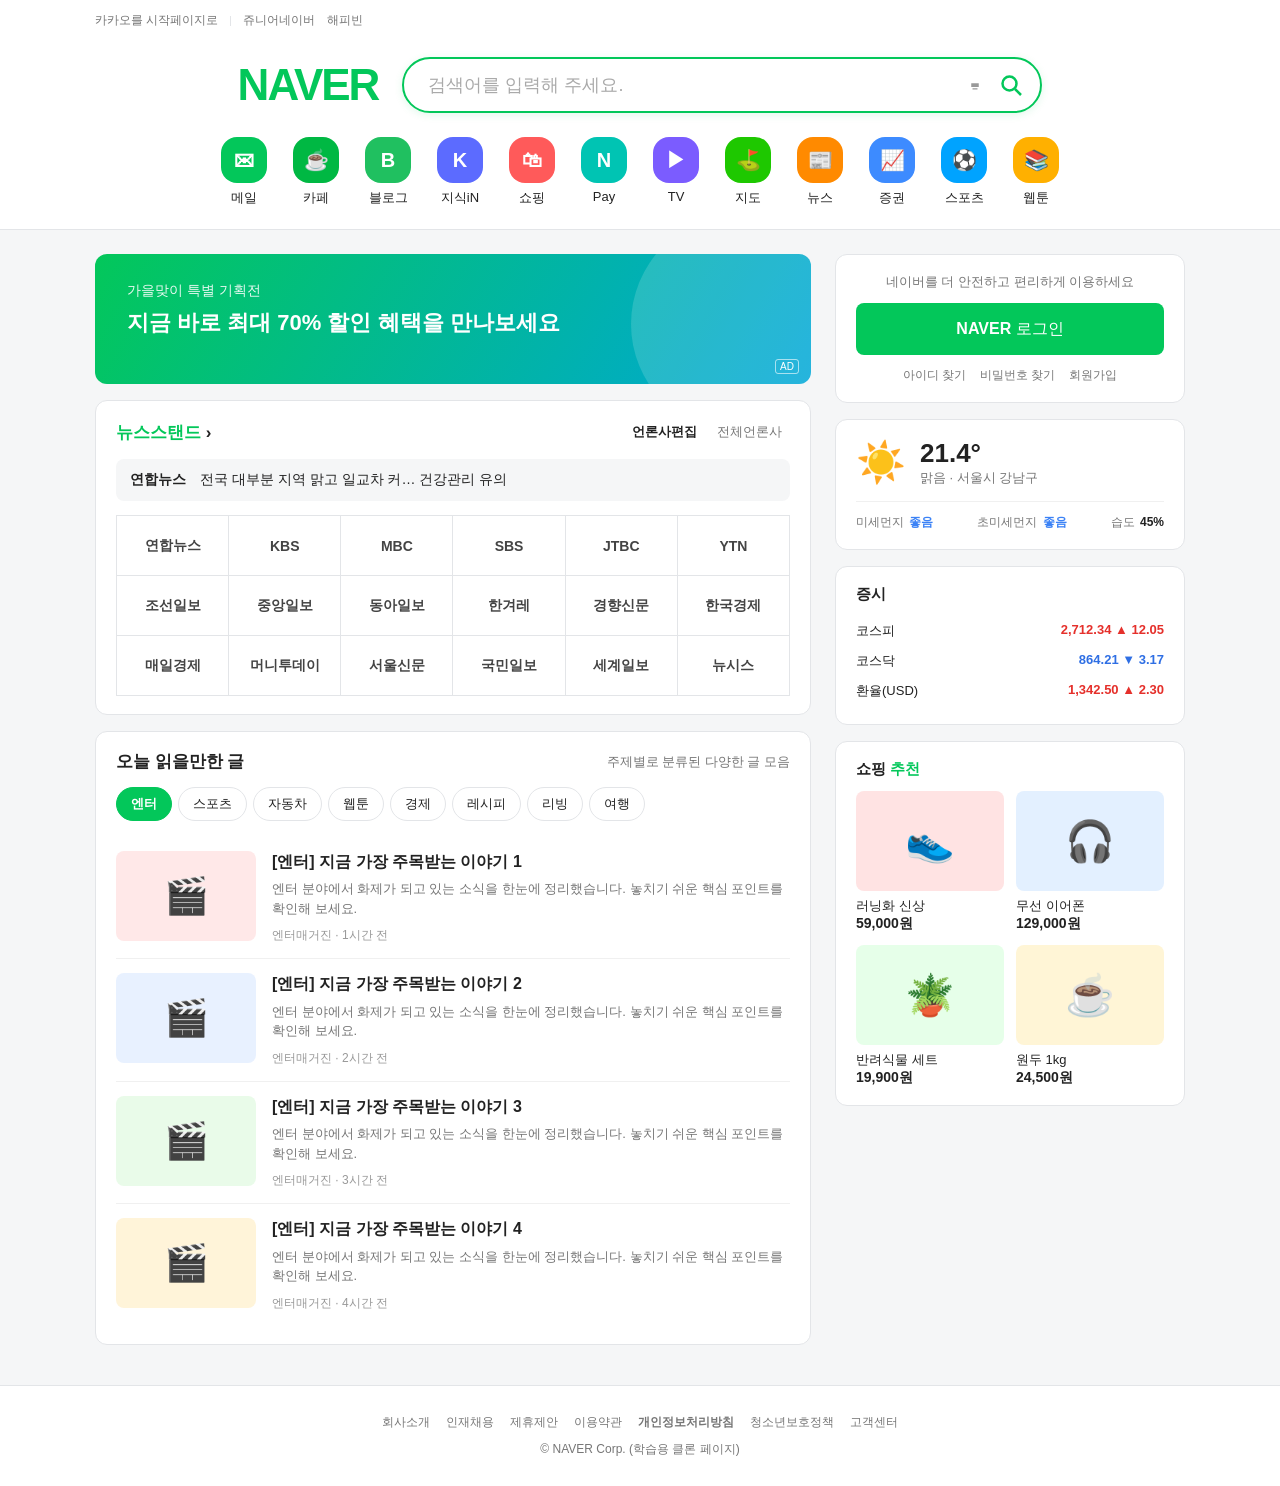
<file: exam01/index.html>
<!DOCTYPE html>
<html lang="ko">
<head>
  <meta charset="UTF-8">
  <meta name="viewport" content="width=device-width, initial-scale=1.0">
  <title>NAVER</title>
  <link rel="stylesheet" href="style.css">
</head>
<body>
  <!-- 상단 헤더 -->
  <header class="header">
    <div class="header-top">
      <a href="#" class="top-link">카카오를 시작페이지로</a>
      <span class="divider"></span>
      <a href="#" class="top-link">쥬니어네이버</a>
      <a href="#" class="top-link">해피빈</a>
    </div>

    <div class="search-area">
      <h1 class="logo"><a href="#">NAVER</a></h1>
      <form class="search-box" id="searchForm">
        <input type="text" id="searchInput" placeholder="검색어를 입력해 주세요." autocomplete="off">
        <button type="button" class="btn-keyboard" title="한글 입력기">⌨</button>
        <button type="submit" class="btn-search" aria-label="검색">
          <svg width="24" height="24" viewBox="0 0 24 24" fill="none" stroke="currentColor" stroke-width="2.5"><circle cx="10.5" cy="10.5" r="7"/><line x1="16" y1="16" x2="22" y2="22"/></svg>
        </button>
      </form>
    </div>

    <!-- 서비스 바로가기 -->
    <nav class="shortcut">
      <ul>
        <li><a href="#"><span class="icon" style="background:#03c75a">✉</span>메일</a></li>
        <li><a href="#"><span class="icon" style="background:#00b843">☕</span>카페</a></li>
        <li><a href="#"><span class="icon" style="background:#20c060">B</span>블로그</a></li>
        <li><a href="#"><span class="icon" style="background:#5c6bff">K</span>지식iN</a></li>
        <li><a href="#"><span class="icon" style="background:#ff5a5a">🛍</span>쇼핑</a></li>
        <li><a href="#"><span class="icon" style="background:#00c4b3">N</span>Pay</a></li>
        <li><a href="#"><span class="icon" style="background:#7b5cff">▶</span>TV</a></li>
        <li><a href="#"><span class="icon" style="background:#1ec800">⛳</span>지도</a></li>
        <li><a href="#"><span class="icon" style="background:#ff8a00">📰</span>뉴스</a></li>
        <li><a href="#"><span class="icon" style="background:#3d8bff">📈</span>증권</a></li>
        <li><a href="#"><span class="icon" style="background:#00a3ff">⚽</span>스포츠</a></li>
        <li><a href="#"><span class="icon" style="background:#ffb000">📚</span>웹툰</a></li>
      </ul>
    </nav>
  </header>

  <!-- 본문 -->
  <main class="container">
    <!-- 좌측 영역 -->
    <section class="left">
      <!-- 배너 -->
      <div class="banner">
        <div class="banner-text">
          <p class="banner-sub">가을맞이 특별 기획전</p>
          <p class="banner-title">지금 바로 최대 70% 할인 혜택을 만나보세요</p>
        </div>
        <span class="banner-tag">AD</span>
      </div>

      <!-- 뉴스스탠드 -->
      <div class="box newsstand">
        <div class="box-head">
          <h2><span class="green">뉴스스탠드</span> ›</h2>
          <div class="tabs" id="newsTabs">
            <button class="active" data-tab="press">언론사편집</button>
            <button data-tab="list">전체언론사</button>
          </div>
        </div>
        <div class="rolling" id="rollingNews">
          <span class="press">연합뉴스</span>
          <a href="#" class="rolling-text">로딩 중...</a>
        </div>
        <ul class="press-grid" id="pressGrid"></ul>
      </div>

      <!-- 주제별 콘텐츠 -->
      <div class="box contents">
        <div class="box-head">
          <h2>오늘 읽을만한 글</h2>
          <span class="desc">주제별로 분류된 다양한 글 모음</span>
        </div>
        <ul class="topic-tabs" id="topicTabs">
          <li class="active">엔터</li>
          <li>스포츠</li>
          <li>자동차</li>
          <li>웹툰</li>
          <li>경제</li>
          <li>레시피</li>
          <li>리빙</li>
          <li>여행</li>
        </ul>
        <ul class="card-list" id="cardList"></ul>
      </div>
    </section>

    <!-- 우측 영역 -->
    <aside class="right">
      <!-- 로그인 -->
      <div class="box login-box">
        <p class="login-desc">네이버를 더 안전하고 편리하게 이용하세요</p>
        <button class="btn-login"><b>NAVER</b> 로그인</button>
        <div class="login-links">
          <a href="#">아이디 찾기</a>
          <a href="#">비밀번호 찾기</a>
          <a href="#">회원가입</a>
        </div>
      </div>

      <!-- 날씨 -->
      <div class="box weather">
        <div class="weather-main">
          <span class="weather-icon">☀️</span>
          <div>
            <p class="temp">21.4°</p>
            <p class="weather-desc">맑음 · 서울시 강남구</p>
          </div>
        </div>
        <ul class="weather-sub">
          <li>미세먼지 <b class="good">좋음</b></li>
          <li>초미세먼지 <b class="good">좋음</b></li>
          <li>습도 <b>45%</b></li>
        </ul>
      </div>

      <!-- 증시 -->
      <div class="box stock">
        <h3>증시</h3>
        <ul>
          <li><span>코스피</span><b class="up">2,712.34 ▲ 12.05</b></li>
          <li><span>코스닥</span><b class="down">864.21 ▼ 3.17</b></li>
          <li><span>환율(USD)</span><b class="up">1,342.50 ▲ 2.30</b></li>
        </ul>
      </div>

      <!-- 쇼핑 -->
      <div class="box shopping">
        <h3>쇼핑 <span class="green">추천</span></h3>
        <ul class="shop-grid">
          <li><div class="thumb" style="background:#ffe3e3">👟</div><p>러닝화 신상</p><b>59,000원</b></li>
          <li><div class="thumb" style="background:#e3f0ff">🎧</div><p>무선 이어폰</p><b>129,000원</b></li>
          <li><div class="thumb" style="background:#e6ffe9">🪴</div><p>반려식물 세트</p><b>19,900원</b></li>
          <li><div class="thumb" style="background:#fff5d6">☕</div><p>원두 1kg</p><b>24,500원</b></li>
        </ul>
      </div>
    </aside>
  </main>

  <!-- 푸터 -->
  <footer class="footer">
    <ul class="footer-links">
      <li><a href="#">회사소개</a></li>
      <li><a href="#">인재채용</a></li>
      <li><a href="#">제휴제안</a></li>
      <li><a href="#">이용약관</a></li>
      <li><a href="#"><b>개인정보처리방침</b></a></li>
      <li><a href="#">청소년보호정책</a></li>
      <li><a href="#">고객센터</a></li>
    </ul>
    <p class="copyright">© NAVER Corp. (학습용 클론 페이지)</p>
  </footer>

  <script src="script.js"></script>
</body>
</html>
</file>
<file: exam01/style.css>
* { margin: 0; padding: 0; box-sizing: border-box; }
ul { list-style: none; }
a { color: inherit; text-decoration: none; }
button { font-family: inherit; cursor: pointer; border: none; background: none; }

:root {
  --green: #03c75a;
  --border: #e3e5e8;
  --text: #222;
  --sub: #767676;
  --bg: #f5f6f7;
}

body {
  font-family: -apple-system, BlinkMacSystemFont, "Apple SD Gothic Neo", "Malgun Gothic", "맑은 고딕", sans-serif;
  color: var(--text);
  background: var(--bg);
  font-size: 14px;
}

.green { color: var(--green); }

/* ---------- 헤더 ---------- */
.header { background: #fff; border-bottom: 1px solid var(--border); }

.header-top {
  max-width: 1130px;
  margin: 0 auto;
  padding: 12px 20px 0;
  display: flex;
  align-items: center;
  gap: 12px;
  font-size: 12px;
  color: var(--sub);
}
.header-top .divider { width: 1px; height: 10px; background: var(--border); }
.top-link:hover { text-decoration: underline; }

.search-area {
  display: flex;
  align-items: center;
  justify-content: center;
  gap: 24px;
  padding: 28px 20px 24px;
}

.logo a {
  font-size: 44px;
  font-weight: 900;
  letter-spacing: -2px;
  color: var(--green);
}

.search-box {
  display: flex;
  align-items: center;
  width: 640px;
  height: 56px;
  border: 2px solid var(--green);
  border-radius: 30px;
  padding: 0 8px 0 24px;
  box-shadow: 0 2px 8px rgba(3, 199, 90, .12);
}
.search-box input {
  flex: 1;
  border: none;
  outline: none;
  font-size: 18px;
  font-weight: 600;
}
.search-box input::placeholder { color: #aaa; font-weight: 400; }
.btn-keyboard { font-size: 20px; color: #999; padding: 0 10px; }
.btn-search {
  width: 42px; height: 42px;
  border-radius: 50%;
  color: var(--green);
  display: flex; align-items: center; justify-content: center;
}
.btn-search:hover { background: #effaf3; }

.shortcut ul {
  display: flex;
  justify-content: center;
  gap: 8px;
  padding-bottom: 22px;
  flex-wrap: wrap;
}
.shortcut a {
  display: flex;
  flex-direction: column;
  align-items: center;
  gap: 6px;
  width: 64px;
  font-size: 13px;
}
.shortcut .icon {
  width: 46px; height: 46px;
  border-radius: 16px;
  display: flex; align-items: center; justify-content: center;
  color: #fff; font-size: 20px; font-weight: 800;
  transition: transform .15s;
}
.shortcut a:hover .icon { transform: translateY(-3px); }

/* ---------- 본문 ---------- */
.container {
  max-width: 1130px;
  margin: 24px auto;
  padding: 0 20px;
  display: grid;
  grid-template-columns: 1fr 350px;
  gap: 24px;
}

.box {
  background: #fff;
  border: 1px solid var(--border);
  border-radius: 12px;
  padding: 18px 20px;
  margin-bottom: 16px;
}
.box h3 { font-size: 15px; margin-bottom: 12px; }
.box-head {
  display: flex;
  align-items: center;
  justify-content: space-between;
  margin-bottom: 14px;
}
.box-head h2 { font-size: 17px; }
.box-head .desc { color: var(--sub); font-size: 13px; }

/* 배너 */
.banner {
  position: relative;
  height: 130px;
  border-radius: 12px;
  margin-bottom: 16px;
  padding: 28px 32px;
  color: #fff;
  background: linear-gradient(120deg, #03c75a, #00a7d8);
  overflow: hidden;
}
.banner::after {
  content: "";
  position: absolute;
  right: -40px; top: -40px;
  width: 220px; height: 220px;
  border-radius: 50%;
  background: rgba(255, 255, 255, .15);
}
.banner-sub { font-size: 14px; opacity: .9; }
.banner-title { font-size: 22px; font-weight: 800; margin-top: 8px; }
.banner-tag {
  position: absolute; right: 12px; bottom: 10px;
  font-size: 10px; border: 1px solid rgba(255,255,255,.6);
  padding: 1px 4px; border-radius: 3px;
}

/* 뉴스스탠드 */
.tabs button {
  font-size: 13px;
  color: var(--sub);
  padding: 4px 8px;
}
.tabs button.active { color: var(--text); font-weight: 700; }

.rolling {
  display: flex;
  gap: 14px;
  padding: 12px 14px;
  background: var(--bg);
  border-radius: 8px;
  margin-bottom: 14px;
  overflow: hidden;
}
.rolling .press { font-weight: 700; white-space: nowrap; }
.rolling-text {
  white-space: nowrap; overflow: hidden; text-overflow: ellipsis;
  animation: fadeUp .4s;
}
.rolling-text:hover { text-decoration: underline; }
@keyframes fadeUp {
  from { opacity: 0; transform: translateY(8px); }
  to   { opacity: 1; transform: translateY(0); }
}

.press-grid {
  display: grid;
  grid-template-columns: repeat(6, 1fr);
  border-top: 1px solid var(--border);
  border-left: 1px solid var(--border);
}
.press-grid li {
  height: 60px;
  display: flex; align-items: center; justify-content: center;
  border-right: 1px solid var(--border);
  border-bottom: 1px solid var(--border);
  font-weight: 700;
  color: #444;
  cursor: pointer;
}
.press-grid li:hover { background: #f8fdf9; color: var(--green); }

/* 주제별 콘텐츠 */
.topic-tabs {
  display: flex;
  gap: 6px;
  margin-bottom: 16px;
  flex-wrap: wrap;
}
.topic-tabs li {
  padding: 7px 14px;
  border: 1px solid var(--border);
  border-radius: 20px;
  font-size: 13px;
  cursor: pointer;
}
.topic-tabs li.active {
  background: var(--green);
  border-color: var(--green);
  color: #fff;
  font-weight: 700;
}

.card-list li {
  display: flex;
  gap: 16px;
  padding: 14px 0;
  border-bottom: 1px solid #f0f0f0;
}
.card-list li:last-child { border-bottom: none; }
.card-thumb {
  flex-shrink: 0;
  width: 140px; height: 90px;
  border-radius: 8px;
  display: flex; align-items: center; justify-content: center;
  font-size: 36px;
}
.card-body h4 { font-size: 16px; margin-bottom: 6px; line-height: 1.4; }
.card-body p { color: var(--sub); font-size: 13px; line-height: 1.5; }
.card-body .source { margin-top: 8px; font-size: 12px; color: #999; }
.card-list a:hover h4 { text-decoration: underline; }

/* ---------- 우측 ---------- */
.login-box { text-align: center; }
.login-desc { font-size: 13px; color: var(--sub); margin-bottom: 12px; }
.btn-login {
  width: 100%;
  height: 52px;
  border-radius: 8px;
  background: var(--green);
  color: #fff;
  font-size: 16px;
}
.btn-login:hover { background: #02b351; }
.login-links {
  display: flex;
  justify-content: center;
  gap: 14px;
  margin-top: 12px;
  font-size: 12px;
  color: var(--sub);
}
.login-links a:hover { text-decoration: underline; }

.weather-main { display: flex; align-items: center; gap: 14px; }
.weather-icon { font-size: 40px; }
.temp { font-size: 26px; font-weight: 800; }
.weather-desc { color: var(--sub); font-size: 13px; }
.weather-sub {
  display: flex;
  justify-content: space-between;
  margin-top: 14px;
  padding-top: 12px;
  border-top: 1px solid #f0f0f0;
  font-size: 12px;
  color: var(--sub);
}
.weather-sub b { color: var(--text); margin-left: 2px; }
.weather-sub b.good { color: #3b82f6; }

.stock li {
  display: flex;
  justify-content: space-between;
  padding: 6px 0;
  font-size: 13px;
}
.up { color: #e5302b; }
.down { color: #2f6fe4; }

.shop-grid {
  display: grid;
  grid-template-columns: 1fr 1fr;
  gap: 12px;
}
.shop-grid li { cursor: pointer; }
.shop-grid .thumb {
  height: 100px;
  border-radius: 8px;
  display: flex; align-items: center; justify-content: center;
  font-size: 40px;
  margin-bottom: 6px;
}
.shop-grid p { font-size: 13px; }
.shop-grid b { font-size: 14px; }

/* ---------- 푸터 ---------- */
.footer {
  background: #fff;
  border-top: 1px solid var(--border);
  padding: 28px 20px;
  text-align: center;
  font-size: 12px;
  color: var(--sub);
}
.footer-links {
  display: flex;
  justify-content: center;
  flex-wrap: wrap;
  gap: 16px;
  margin-bottom: 10px;
}
.footer-links a:hover { text-decoration: underline; }

/* ---------- 반응형 ---------- */
@media (max-width: 960px) {
  .container { grid-template-columns: 1fr; }
  .search-area { flex-direction: column; gap: 16px; }
  .search-box { width: 100%; max-width: 640px; }
  .press-grid { grid-template-columns: repeat(3, 1fr); }
}
</file>
